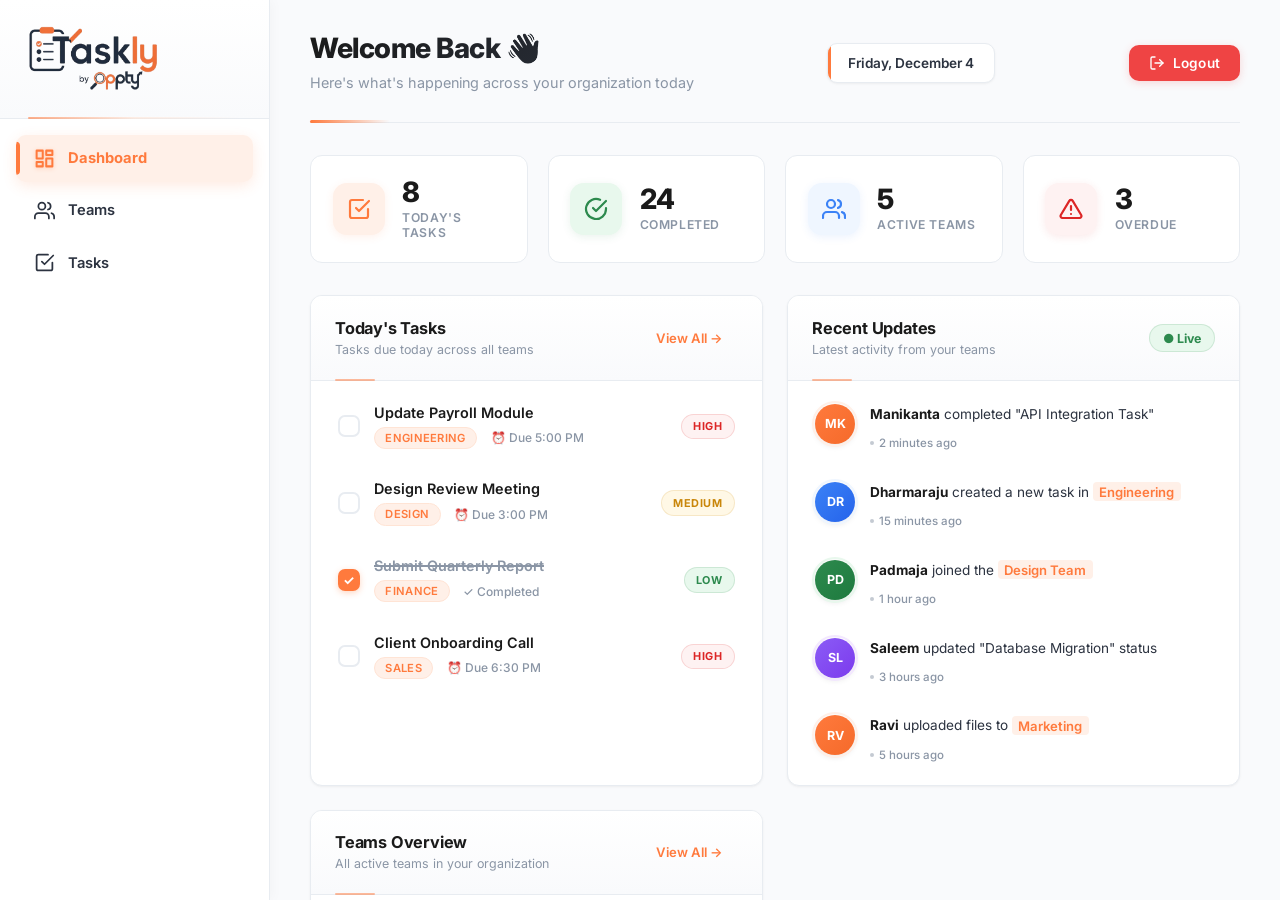
<file: homepage/dashboard/dashboard.html>
<!DOCTYPE html>
<html lang="en">
<head>
    <meta charset="UTF-8">
    <meta name="viewport" content="width=device-width, initial-scale=1.0">
    <title>Oppty — Dashboard</title>
    <link rel="stylesheet" href="dashboard.css">
    <link rel="preconnect" href="https://fonts.googleapis.com">
    <link rel="preconnect" href="https://fonts.gstatic.com" crossorigin>
    <link href="https://fonts.googleapis.com/css2?family=Inter:wght@400;500;600;700;800&display=swap" rel="stylesheet">
</head>
<body>
    <div class="app-layout">
        
        <nav class="main-sidebar">
            <div class="logo">
                <img src="../assets/tasklogo.png" style="width: 180px; height: 70px;" alt="Oppty Logo">
            </div>
            <ul class="nav-links">
                <li class="active">
                    <a href="dashboard.html">
                        <svg class="nav-icon" viewBox="0 0 24 24" fill="none" stroke="currentColor" stroke-width="2" stroke-linecap="round" stroke-linejoin="round">
                            <rect x="3" y="3" width="7" height="9"></rect>
                            <rect x="14" y="3" width="7" height="5"></rect>
                            <rect x="14" y="12" width="7" height="9"></rect>
                            <rect x="3" y="16" width="7" height="5"></rect>
                        </svg>
                        <span>Dashboard</span>
                    </a>
                </li>
                <li>
                    <a href="../teams/teams.html">
                        <svg class="nav-icon" viewBox="0 0 24 24" fill="none" stroke="currentColor" stroke-width="2" stroke-linecap="round" stroke-linejoin="round">
                            <path d="M17 21v-2a4 4 0 0 0-4-4H5a4 4 0 0 0-4 4v2"></path>
                            <circle cx="9" cy="7" r="4"></circle>
                            <path d="M23 21v-2a4 4 0 0 0-3-3.87"></path>
                            <path d="M16 3.13a4 4 0 0 1 0 7.75"></path>
                        </svg>
                        <span>Teams</span>
                    </a>
                </li>
                <li>
                    <a href="../tasks/tasks.html">
                        <svg class="nav-icon" viewBox="0 0 24 24" fill="none" stroke="currentColor" stroke-width="2" stroke-linecap="round" stroke-linejoin="round">
                            <path d="M9 11l3 3L22 4"></path>
                            <path d="M21 12v7a2 2 0 0 1-2 2H5a2 2 0 0 1-2-2V5a2 2 0 0 1 2-2h11"></path>
                        </svg>
                        <span>Tasks</span>
                    </a>
                </li>
                
            </ul>
        </nav>

        <div class="main-content">
            <!-- Page Header -->
            <div class="page-header">
                <div class="page-header-left">
                    <h1>Welcome Back 👋</h1>
                    <p>Here's what's happening across your organization today</p>
                </div>
                <div class="header-date" id="currentDate"></div>
                <button onclick="handleLogout()" style="background-color: #ef4444; color: white; border: none; padding: 8px 16px; border-radius: 6px; cursor: pointer; font-weight: 500; display: flex; align-items: center; gap: 8px; font-family: 'Inter', sans-serif; transition: background-color 0.2s;">
                        <svg viewBox="0 0 24 24" width="16" height="16" fill="none" stroke="currentColor" stroke-width="2" stroke-linecap="round" stroke-linejoin="round">
                            <path d="M9 21H5a2 2 0 0 1-2-2V5a2 2 0 0 1 2-2h4"></path>
                            <polyline points="16 17 21 12 16 7"></polyline>
                            <line x1="21" y1="12" x2="9" y2="12"></line>
                        </svg>
                        Logout
                    </button>
            </div>

            <!-- Stats Overview -->
            <div class="stats-overview">
                <div class="stat-box">
                    <div class="stat-icon stat-icon-orange">
                        <svg viewBox="0 0 24 24" fill="none" stroke="currentColor" stroke-width="2" stroke-linecap="round" stroke-linejoin="round">
                            <path d="M9 11l3 3L22 4"></path>
                            <path d="M21 12v7a2 2 0 0 1-2 2H5a2 2 0 0 1-2-2V5a2 2 0 0 1 2-2h11"></path>
                        </svg>
                    </div>
                    <div class="stat-content">
                        <span class="stat-value" id="todayTasksCount">8</span>
                        <span class="stat-title">Today's Tasks</span>
                    </div>
                </div>

                <div class="stat-box">
                    <div class="stat-icon stat-icon-green">
                        <svg viewBox="0 0 24 24" fill="none" stroke="currentColor" stroke-width="2" stroke-linecap="round" stroke-linejoin="round">
                            <path d="M22 11.08V12a10 10 0 1 1-5.93-9.14"></path>
                            <polyline points="22 4 12 14.01 9 11.01"></polyline>
                        </svg>
                    </div>
                    <div class="stat-content">
                        <span class="stat-value" id="completedCount">24</span>
                        <span class="stat-title">Completed</span>
                    </div>
                </div>

                <div class="stat-box">
                    <div class="stat-icon stat-icon-blue">
                        <svg viewBox="0 0 24 24" fill="none" stroke="currentColor" stroke-width="2" stroke-linecap="round" stroke-linejoin="round">
                            <path d="M17 21v-2a4 4 0 0 0-4-4H5a4 4 0 0 0-4 4v2"></path>
                            <circle cx="9" cy="7" r="4"></circle>
                            <path d="M23 21v-2a4 4 0 0 0-3-3.87"></path>
                            <path d="M16 3.13a4 4 0 0 1 0 7.75"></path>
                        </svg>
                    </div>
                    <div class="stat-content">
                        <span class="stat-value" id="teamsCount">5</span>
                        <span class="stat-title">Active Teams</span>
                    </div>
                </div>

                <div class="stat-box">
                    <div class="stat-icon stat-icon-red">
                        <svg viewBox="0 0 24 24" fill="none" stroke="currentColor" stroke-width="2" stroke-linecap="round" stroke-linejoin="round">
                            <path d="M10.29 3.86L1.82 18a2 2 0 0 0 1.71 3h16.94a2 2 0 0 0 1.71-3L13.71 3.86a2 2 0 0 0-3.42 0z"></path>
                            <line x1="12" y1="9" x2="12" y2="13"></line>
                            <line x1="12" y1="17" x2="12.01" y2="17"></line>
                        </svg>
                    </div>
                    <div class="stat-content">
                        <span class="stat-value" id="overdueCount">3</span>
                        <span class="stat-title">Overdue</span>
                    </div>
                </div>
            </div>

            <!-- Dashboard Grid -->
            <div class="dashboard-grid">
                
                <!-- Today's Tasks -->
                <div class="widget widget-today-tasks">
                    <div class="widget-header">
                        <div>
                            <h2>Today's Tasks</h2>
                            <p>Tasks due today across all teams</p>
                        </div>
                        <a href="tasks/tasks.html" class="widget-link">View All →</a>
                    </div>
                    <div class="widget-body">
                        <div class="task-item">
                            <div class="task-check">
                                <input type="checkbox" id="t1">
                                <label for="t1"></label>
                            </div>
                            <div class="task-details">
                                <div class="task-title">Update Payroll Module</div>
                                <div class="task-meta">
                                    <span class="task-team">Engineering</span>
                                    <span class="task-time">⏰ Due 5:00 PM</span>
                                </div>
                            </div>
                            <span class="priority-badge priority-high">High</span>
                        </div>

                        <div class="task-item">
                            <div class="task-check">
                                <input type="checkbox" id="t2">
                                <label for="t2"></label>
                            </div>
                            <div class="task-details">
                                <div class="task-title">Design Review Meeting</div>
                                <div class="task-meta">
                                    <span class="task-team">Design</span>
                                    <span class="task-time">⏰ Due 3:00 PM</span>
                                </div>
                            </div>
                            <span class="priority-badge priority-medium">Medium</span>
                        </div>

                        <div class="task-item">
                            <div class="task-check">
                                <input type="checkbox" id="t3" checked>
                                <label for="t3"></label>
                            </div>
                            <div class="task-details">
                                <div class="task-title task-completed">Submit Quarterly Report</div>
                                <div class="task-meta">
                                    <span class="task-team">Finance</span>
                                    <span class="task-time">✓ Completed</span>
                                </div>
                            </div>
                            <span class="priority-badge priority-low">Low</span>
                        </div>

                        <div class="task-item">
                            <div class="task-check">
                                <input type="checkbox" id="t4">
                                <label for="t4"></label>
                            </div>
                            <div class="task-details">
                                <div class="task-title">Client Onboarding Call</div>
                                <div class="task-meta">
                                    <span class="task-team">Sales</span>
                                    <span class="task-time">⏰ Due 6:30 PM</span>
                                </div>
                            </div>
                            <span class="priority-badge priority-high">High</span>
                        </div>
                    </div>
                </div>

                <!-- Task Updates / Activity Feed -->
                <div class="widget widget-updates">
                    <div class="widget-header">
                        <div>
                            <h2>Recent Updates</h2>
                            <p>Latest activity from your teams</p>
                        </div>
                        <span class="live-indicator">● Live</span>
                    </div>
                    <div class="widget-body">
                        <div class="update-item">
                            <div class="update-avatar avatar-orange">MK</div>
                            <div class="update-content">
                                <p><strong>Manikanta</strong> completed "API Integration Task"</p>
                                <span class="update-time">2 minutes ago</span>
                            </div>
                        </div>

                        <div class="update-item">
                            <div class="update-avatar avatar-blue">DR</div>
                            <div class="update-content">
                                <p><strong>Dharmaraju</strong> created a new task in <em>Engineering</em></p>
                                <span class="update-time">15 minutes ago</span>
                            </div>
                        </div>

                        <div class="update-item">
                            <div class="update-avatar avatar-green">PD</div>
                            <div class="update-content">
                                <p><strong>Padmaja</strong> joined the <em>Design Team</em></p>
                                <span class="update-time">1 hour ago</span>
                            </div>
                        </div>

                        <div class="update-item">
                            <div class="update-avatar avatar-purple">SL</div>
                            <div class="update-content">
                                <p><strong>Saleem</strong> updated "Database Migration" status</p>
                                <span class="update-time">3 hours ago</span>
                            </div>
                        </div>

                        <div class="update-item">
                            <div class="update-avatar avatar-orange">RV</div>
                            <div class="update-content">
                                <p><strong>Ravi</strong> uploaded files to <em>Marketing</em></p>
                                <span class="update-time">5 hours ago</span>
                            </div>
                        </div>
                    </div>
                </div>

                <!-- Teams List -->
                <div class="widget widget-teams">
                    <div class="widget-header">
                        <div>
                            <h2>Teams Overview</h2>
                            <p>All active teams in your organization</p>
                        </div>
                        <a href="teams/teams.html" class="widget-link">View All →</a>
                    </div>
                    <div class="widget-body">
                        <div class="team-row">
                            <div class="team-icon-small">💻</div>
                            <div class="team-info-small">
                                <div class="team-name">Engineering</div>
                                <div class="team-dept">Product · 12 members</div>
                            </div>
                            <div class="team-progress">
                                <div class="progress-bar"><div class="progress-fill" style="width: 75%"></div></div>
                                <span class="progress-text">75%</span>
                            </div>
                        </div>

                        <div class="team-row">
                            <div class="team-icon-small">🎨</div>
                            <div class="team-info-small">
                                <div class="team-name">Design</div>
                                <div class="team-dept">Product · 6 members</div>
                            </div>
                            <div class="team-progress">
                                <div class="progress-bar"><div class="progress-fill" style="width: 60%"></div></div>
                                <span class="progress-text">60%</span>
                            </div>
                        </div>

                        <div class="team-row">
                            <div class="team-icon-small">📈</div>
                            <div class="team-info-small">
                                <div class="team-name">Marketing</div>
                                <div class="team-dept">Growth · 8 members</div>
                            </div>
                            <div class="team-progress">
                                <div class="progress-bar"><div class="progress-fill" style="width: 85%"></div></div>
                                <span class="progress-text">85%</span>
                            </div>
                        </div>

                        <div class="team-row">
                            <div class="team-icon-small">💰</div>
                            <div class="team-info-small">
                                <div class="team-name">Finance</div>
                                <div class="team-dept">Operations · 4 members</div>
                            </div>
                            <div class="team-progress">
                                <div class="progress-bar"><div class="progress-fill" style="width: 92%"></div></div>
                                <span class="progress-text">92%</span>
                            </div>
                        </div>
                    </div>
                </div>

                <!-- Members List -->
                

            </div>
        </div>
    </div>
    <script src="dashboard.js"></script>
</body>
</html>
</file>
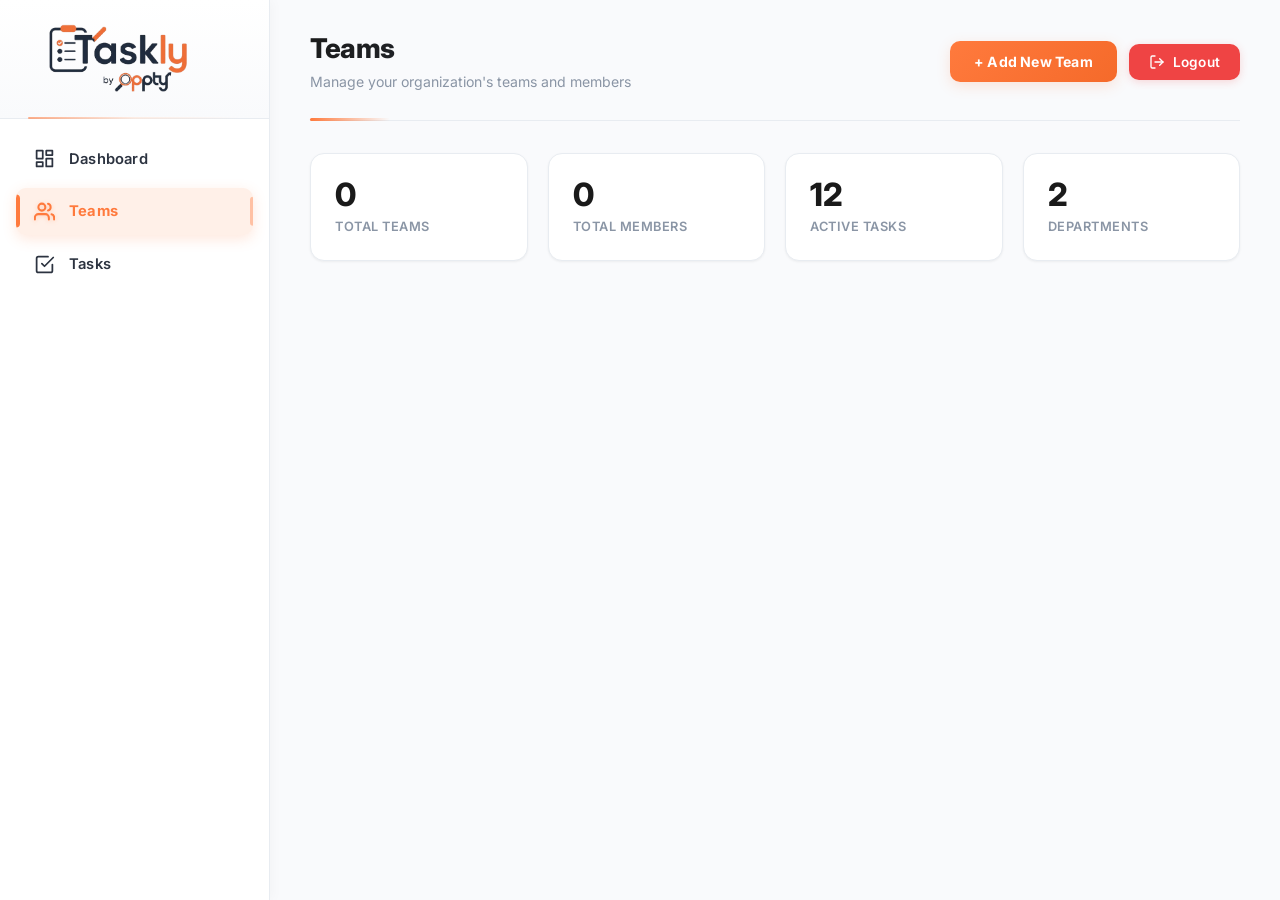
<file: homepage/teams/teams.html>
<!DOCTYPE html>
<html lang="en">
<head>
    <meta charset="UTF-8">
    <meta name="viewport" content="width=device-width, initial-scale=1.0">
    <title>Oppty — Teams</title>
    <link rel="stylesheet" href="teams.css">
    <link rel="preconnect" href="https://fonts.googleapis.com">
    <link rel="preconnect" href="https://fonts.gstatic.com" crossorigin>
    <link href="https://fonts.googleapis.com/css2?family=Inter:wght@400;500;600;700;800&display=swap" rel="stylesheet">
</head>
<body>
    <div class="app-layout">

        <nav class="main-sidebar">
            <div class="logo">
                <img src="../assets/tasklogo.png" style="width: 180px; height: 70px;" alt="Oppty Logo">
            </div>
            <ul class="nav-links">
                <li>
                    <a href="../dashboard/dashboard.html">
                        <svg class="nav-icon" viewBox="0 0 24 24" fill="none" stroke="currentColor" stroke-width="2" stroke-linecap="round" stroke-linejoin="round">
                            <rect x="3" y="3" width="7" height="9"></rect>
                            <rect x="14" y="3" width="7" height="5"></rect>
                            <rect x="14" y="12" width="7" height="9"></rect>
                            <rect x="3" y="16" width="7" height="5"></rect>
                        </svg>
                        <span>Dashboard</span>
                    </a>
                </li>
                <li class="active">
                    <a href="teams.html">
                        <svg class="nav-icon" viewBox="0 0 24 24" fill="none" stroke="currentColor" stroke-width="2" stroke-linecap="round" stroke-linejoin="round">
                            <path d="M17 21v-2a4 4 0 0 0-4-4H5a4 4 0 0 0-4 4v2"></path>
                            <circle cx="9" cy="7" r="4"></circle>
                            <path d="M23 21v-2a4 4 0 0 0-3-3.87"></path>
                            <path d="M16 3.13a4 4 0 0 1 0 7.75"></path>
                        </svg>
                        <span>Teams</span>
                    </a>
                </li>
                <li>
                    <a href="../tasks/tasks.html">
                        <svg class="nav-icon" viewBox="0 0 24 24" fill="none" stroke="currentColor" stroke-width="2" stroke-linecap="round" stroke-linejoin="round">
                            <path d="M9 11l3 3L22 4"></path>
                            <path d="M21 12v7a2 2 0 0 1-2 2H5a2 2 0 0 1-2-2V5a2 2 0 0 1 2-2h11"></path>
                        </svg>
                        <span>Tasks</span>
                    </a>
                </li>
                
            </ul>
        </nav>

        <div class="main-content">

            <div class="page-header">
                <div class="page-header-left">
                    <h1>Teams</h1>
                    <p>Manage your organization's teams and members</p>
                    
                </div>
                <div>
                    
                <button class="add-team-btn" id="openModalBtn">
                    + Add New Team
                </button>
                <button onclick="handleLogout()" style="background-color: #ef4444; color: white; border: none; padding: 8px 16px; border-radius: 6px; cursor: pointer; font-weight: 500; display: flex; align-items: center; gap: 8px; font-family: 'Inter', sans-serif; transition: background-color 0.2s;">
                        <svg viewBox="0 0 24 24" width="16" height="16" fill="none" stroke="currentColor" stroke-width="2" stroke-linecap="round" stroke-linejoin="round">
                            <path d="M9 21H5a2 2 0 0 1-2-2V5a2 2 0 0 1 2-2h4"></path>
                            <polyline points="16 17 21 12 16 7"></polyline>
                            <line x1="21" y1="12" x2="9" y2="12"></line>
                        </svg>
                        Logout
                    </button>
                </div>
                
            </div>

            <div class="stats-row">
                <div class="stat-card">
                    <span class="stat-number" id="totalTeams">0</span>
                    <span class="stat-label">Total Teams</span>
                </div>
                <div class="stat-card">
                    <span class="stat-number" id="totalMembers">0</span>
                    <span class="stat-label">Total Members</span>
                </div>
                <div class="stat-card">
                    <span class="stat-number">12</span>
                    <span class="stat-label">Active Tasks</span>
                </div>
                <div class="stat-card">
                    <span class="stat-number">2</span>
                    <span class="stat-label">Departments</span>
                </div>
            </div>

            <div class="teams-grid" id="teamsGrid">
            </div>
        </div>
    </div>

    <div class="modal-overlay" id="modalOverlay">
        <div class="modal">
            <div class="modal-header">
                <h2>Create New Team</h2>
                <button class="modal-close" id="closeModalBtn">&times;</button>
            </div>
            <form id="newTeamForm">
                <div class="form-group">
                    <label for="teamName">Team Name</label>
                    <input type="text" id="teamName" placeholder="e.g., Design Team" required>
                </div>
                <div class="form-group">
                    <label for="teamDept">Department</label>
                    <input type="text" id="teamDept" placeholder="e.g., Product" required>
                </div>
                <div class="form-group">
                    <label for="teamEmoji">Team Icon (Emoji)</label>
                    <input type="text" id="teamEmoji" placeholder="e.g., 🎨" maxlength="2">
                </div>
                <div class="form-group">
                    <label for="teamDesc">Description</label>
                    <textarea id="teamDesc" rows="3" placeholder="What does this team do?" required></textarea>
                </div>
                <div class="modal-actions">
                    <button type="button" class="cancel-btn" id="cancelBtn">Cancel</button>
                    <button type="submit" class="submit-btn">Create Team</button>
                </div>
            </form>
        </div>
    </div>

    <script src="teams.js"></script>
</body>
</html>
</file>
<file: homepage/dashboard/dashboard.css>
/* ===== ROOT VARIABLES & RESET ===== */
:root {
    --orange: #ff7a3d;
    --orange-hover: #f56a2a;
    --orange-light: #fff0e8;
    --orange-soft: #ffe4d5;
    
    --white: #ffffff;
    --black: #1a1a1a;
    --text-label: #8a95a5;
    --text-body: #2c3340;
    --border-light: #e8ecf1;
    --bg-page: #f9fafc;
    --bg-hover: #f7f9fc;
    
    --success: #2d8a4e;
    --success-light: #e8f8ed;
    --danger: #dc2626;
    --danger-light: #fef2f2;
    --warning: #c9860a;
    --warning-light: #fff8e6;
    --info: #3b82f6;
    --info-light: #eff6ff;
    --purple: #8b5cf6;
    --purple-light: #f3e8ff;
    
    --radius: 12px;
    --sidebar-width: 270px;
    
    --shadow-sm: 0 1px 3px rgba(0, 0, 0, 0.04), 0 1px 2px rgba(0, 0, 0, 0.02);
    --shadow-md: 0 4px 12px rgba(0, 0, 0, 0.06), 0 2px 4px rgba(0, 0, 0, 0.03);
    --shadow-lg: 0 8px 24px rgba(0, 0, 0, 0.08), 0 4px 8px rgba(0, 0, 0, 0.04);
    --shadow-orange: 0 4px 14px rgba(255, 122, 61, 0.15);
    
    --transition-fast: 0.15s cubic-bezier(0.4, 0, 0.2, 1);
    --transition-base: 0.25s cubic-bezier(0.4, 0, 0.2, 1);
    --transition-spring: 0.35s cubic-bezier(0.34, 1.56, 0.64, 1);
}

* {
    margin: 0;
    padding: 0;
    box-sizing: border-box;
    font-family: 'Inter', -apple-system, BlinkMacSystemFont, 'Segoe UI', Roboto, sans-serif;
}

html, body {
    width: 100%;
    height: 100%;
    overflow: hidden;
}

body {
    background-color: var(--bg-page);
    color: var(--black);
    -webkit-font-smoothing: antialiased;
    -moz-osx-font-smoothing: grayscale;
    text-rendering: optimizeLegibility;
}

/* ===== SELECTION STYLING ===== */
::selection {
    background: var(--orange-soft);
    color: var(--orange-hover);
}

/* ===== APP LAYOUT ===== */
.app-layout {
    display: flex;
    width: 100vw;
    height: 100vh;
    overflow: hidden;
}

/* ===== SIDEBAR ===== */
.main-sidebar {
    width: var(--sidebar-width);
    min-width: var(--sidebar-width);
    max-width: var(--sidebar-width);
    background: var(--white);
    display: flex;
    flex-direction: column;
    height: 100vh;
    flex-shrink: 0;
    border-right: 1px solid var(--border-light);
    overflow-y: auto;
    overflow-x: hidden;
    box-shadow: 2px 0 12px rgba(0, 0, 0, 0.03);
    position: relative;
    z-index: 10;
}

.main-sidebar > .logo {
    width: 100%;
    padding: 1.5rem 1.75rem;
    border-bottom: 1px solid var(--border-light);
    display: flex;
    align-items: center;
    background: linear-gradient(180deg, var(--white) 0%, var(--bg-page) 100%);
    position: relative;
}

.main-sidebar > .logo::after {
    content: '';
    position: absolute;
    bottom: -1px;
    left: 1.75rem;
    right: 1.75rem;
    height: 2px;
    background: linear-gradient(90deg, var(--orange), var(--orange-soft), transparent);
    border-radius: 2px;
    opacity: 0.6;
}

.main-sidebar > .logo img {
    width: auto;
    height: 40px;
    max-width: 130px;
    object-fit: contain;
    transition: transform var(--transition-base);
}

.main-sidebar > .logo img:hover {
    transform: scale(1.03);
}

.main-sidebar .nav-links {
    list-style: none;
    padding: 1rem;
    margin: 0;
}

.main-sidebar .nav-links li {
    margin-bottom: 0.35rem;
    list-style: none;
}

.main-sidebar .nav-links a {
    text-decoration: none;
    color: var(--text-body);
    font-weight: 600;
    font-size: 0.92rem;
    display: flex;
    align-items: center;
    gap: 0.85rem;
    padding: 0.8rem 1.1rem;
    border-radius: 10px;
    transition: all var(--transition-base);
    position: relative;
    overflow: hidden;
}

.main-sidebar .nav-links a::before {
    content: '';
    position: absolute;
    left: 0;
    top: 50%;
    transform: translateY(-50%);
    width: 3px;
    height: 0;
    background: var(--orange);
    border-radius: 0 4px 4px 0;
    transition: height var(--transition-base);
}

.main-sidebar .nav-icon {
    width: 21px;
    height: 21px;
    min-width: 21px;
    flex-shrink: 0;
    stroke-width: 2;
    transition: all var(--transition-base);
}

.main-sidebar .nav-links a span {
    flex: 1;
    white-space: nowrap;
    transition: transform var(--transition-fast);
}

.main-sidebar .nav-links a:hover {
    background-color: var(--bg-hover);
    transform: translateX(3px);
}

.main-sidebar .nav-links a:hover::before {
    height: 60%;
}

.main-sidebar .nav-links a:hover .nav-icon {
    stroke: var(--orange);
    transform: scale(1.1);
}

.main-sidebar .nav-links a:hover span {
    transform: translateX(2px);
}

.main-sidebar .nav-links a:active {
    transform: translateX(3px) scale(0.98);
}

.main-sidebar .nav-links li.active a {
    background-color: var(--orange-light);
    color: var(--orange);
    font-weight: 700;
    box-shadow: var(--shadow-orange);
}

.main-sidebar .nav-links li.active a::before {
    height: 70%;
    width: 4px;
}

.main-sidebar .nav-links li.active a .nav-icon {
    stroke: var(--orange);
    stroke-width: 2.3;
    filter: drop-shadow(0 1px 2px rgba(255, 122, 61, 0.3));
}

/* ===== MAIN CONTENT ===== */
.main-content {
    flex: 1;
    width: calc(100vw - var(--sidebar-width));
    padding: 2rem 2.5rem;
    overflow-y: auto;
    overflow-x: hidden;
    background: var(--bg-page);
    height: 100vh;
    box-sizing: border-box;
    scroll-behavior: smooth;
}

/* ===== PAGE HEADER ===== */
.page-header {
    display: flex;
    justify-content: space-between;
    align-items: center;
    margin-bottom: 2rem;
    flex-wrap: wrap;
    gap: 1rem;
    padding-bottom: 1.75rem;
    border-bottom: 1px solid var(--border-light);
    position: relative;
}

.page-header::after {
    content: '';
    position: absolute;
    bottom: -1px;
    left: 0;
    width: 80px;
    height: 3px;
    background: linear-gradient(90deg, var(--orange), transparent);
    border-radius: 3px;
}

.page-header-left h1 {
    font-size: 1.75rem;
    font-weight: 800;
    color: var(--black);
    margin-bottom: 0.4rem;
    letter-spacing: -0.5px;
    line-height: 1.2;
    background: linear-gradient(135deg, var(--black) 0%, var(--text-body) 100%);
    -webkit-background-clip: text;
    -webkit-text-fill-color: transparent;
    background-clip: text;
}

.page-header-left p {
    color: var(--text-label);
    font-size: 0.9rem;
    line-height: 1.5;
}

.header-date {
    background: var(--white);
    padding: 0.7rem 1.25rem;
    border-radius: 10px;
    border: 1px solid var(--border-light);
    font-size: 0.85rem;
    font-weight: 600;
    color: var(--text-body);
    box-shadow: var(--shadow-sm);
    transition: all var(--transition-base);
    position: relative;
    overflow: hidden;
}

.header-date::before {
    content: '';
    position: absolute;
    left: 0;
    top: 0;
    bottom: 0;
    width: 3px;
    background: var(--orange);
}

.header-date:hover {
    box-shadow: var(--shadow-md);
    border-color: var(--orange-soft);
}

/* ===== LOGOUT BUTTON ===== */
.page-header button {
    border-radius: 10px !important;
    padding: 10px 20px !important;
    font-size: 0.85rem !important;
    font-weight: 600 !important;
    letter-spacing: 0.2px;
    box-shadow: 0 2px 8px rgba(239, 68, 68, 0.2);
    transition: all var(--transition-base) !important;
    position: relative;
    overflow: hidden;
}

.page-header button::before {
    content: '';
    position: absolute;
    top: 0;
    left: -100%;
    width: 100%;
    height: 100%;
    background: linear-gradient(90deg, transparent, rgba(255, 255, 255, 0.15), transparent);
    transition: left 0.5s;
}

.page-header button:hover {
    background-color: #dc2626 !important;
    transform: translateY(-2px);
    box-shadow: 0 4px 14px rgba(239, 68, 68, 0.35) !important;
}

.page-header button:hover::before {
    left: 100%;
}

.page-header button:active {
    transform: translateY(0) scale(0.97);
}

/* ===== STATS OVERVIEW ===== */
.stats-overview {
    display: grid;
    grid-template-columns: repeat(4, 1fr);
    gap: 1.25rem;
    margin-bottom: 2rem;
}

.stat-box {
    background: var(--white);
    padding: 1.4rem 1.35rem;
    border-radius: var(--radius);
    border: 1px solid var(--border-light);
    display: flex;
    align-items: center;
    gap: 1.1rem;
    transition: all var(--transition-base);
    position: relative;
    overflow: hidden;
    cursor: default;
}

.stat-box::before {
    content: '';
    position: absolute;
    top: 0;
    left: 0;
    right: 0;
    height: 3px;
    background: var(--border-light);
    transition: all var(--transition-base);
}

.stat-box:nth-child(1)::before { background: var(--orange); opacity: 0; }
.stat-box:nth-child(2)::before { background: var(--success); opacity: 0; }
.stat-box:nth-child(3)::before { background: var(--info); opacity: 0; }
.stat-box:nth-child(4)::before { background: var(--danger); opacity: 0; }

.stat-box:hover::before {
    opacity: 1;
}

.stat-box::after {
    content: '';
    position: absolute;
    top: -50%;
    right: -50%;
    width: 100%;
    height: 100%;
    background: radial-gradient(circle, rgba(255, 122, 61, 0.03) 0%, transparent 70%);
    transition: all var(--transition-base);
    pointer-events: none;
    opacity: 0;
}

.stat-box:hover::after {
    opacity: 1;
}

.stat-box:hover {
    border-color: var(--orange-soft);
    box-shadow: var(--shadow-lg);
    transform: translateY(-4px);
}

.stat-box:active {
    transform: translateY(-2px);
}

.stat-icon {
    width: 52px;
    height: 52px;
    border-radius: 14px;
    display: flex;
    align-items: center;
    justify-content: center;
    flex-shrink: 0;
    transition: all var(--transition-base);
    position: relative;
}

.stat-icon svg {
    width: 24px;
    height: 24px;
    stroke-width: 2.2;
    transition: transform var(--transition-base);
}

.stat-box:hover .stat-icon {
    transform: scale(1.08);
}

.stat-box:hover .stat-icon svg {
    transform: rotate(-5deg);
}

.stat-icon-orange {
    background: var(--orange-light);
    color: var(--orange);
    box-shadow: 0 2px 8px rgba(255, 122, 61, 0.1);
}

.stat-icon-green {
    background: var(--success-light);
    color: var(--success);
    box-shadow: 0 2px 8px rgba(45, 138, 78, 0.1);
}

.stat-icon-blue {
    background: var(--info-light);
    color: var(--info);
    box-shadow: 0 2px 8px rgba(59, 130, 246, 0.1);
}

.stat-icon-red {
    background: var(--danger-light);
    color: var(--danger);
    box-shadow: 0 2px 8px rgba(220, 38, 38, 0.1);
}

.stat-content {
    display: flex;
    flex-direction: column;
    gap: 0.25rem;
}

.stat-value {
    font-size: 1.75rem;
    font-weight: 800;
    color: var(--black);
    line-height: 1;
    letter-spacing: -0.5px;
    transition: color var(--transition-base);
}

.stat-box:hover .stat-value {
    color: var(--orange);
}

.stat-title {
    font-size: 0.76rem;
    color: var(--text-label);
    font-weight: 600;
    text-transform: uppercase;
    letter-spacing: 0.6px;
}

/* ===== DASHBOARD GRID ===== */
.dashboard-grid {
    display: grid;
    grid-template-columns: 1fr 1fr;
    gap: 1.5rem;
    padding-bottom: 2.5rem;
}

/* ===== WIDGET BASE ===== */
.widget {
    background: var(--white);
    border-radius: var(--radius);
    border: 1px solid var(--border-light);
    overflow: hidden;
    display: flex;
    flex-direction: column;
    box-shadow: var(--shadow-sm);
    transition: all var(--transition-base);
    position: relative;
}

.widget:hover {
    box-shadow: var(--shadow-md);
    border-color: rgba(232, 236, 241, 0.6);
}

.widget-header {
    padding: 1.35rem 1.5rem;
    border-bottom: 1px solid var(--border-light);
    display: flex;
    justify-content: space-between;
    align-items: center;
    gap: 1rem;
    background: linear-gradient(180deg, var(--white) 0%, var(--bg-page) 100%);
    position: relative;
}

.widget-header::after {
    content: '';
    position: absolute;
    bottom: -1px;
    left: 1.5rem;
    width: 40px;
    height: 2px;
    background: var(--orange);
    border-radius: 2px;
    opacity: 0.5;
    transition: width var(--transition-base), opacity var(--transition-base);
}

.widget:hover .widget-header::after {
    width: 60px;
    opacity: 0.8;
}

.widget-header h2 {
    font-size: 1.02rem;
    font-weight: 700;
    color: var(--black);
    margin-bottom: 0.2rem;
    letter-spacing: -0.2px;
}

.widget-header p {
    font-size: 0.78rem;
    color: var(--text-label);
    line-height: 1.4;
}

.widget-link {
    color: var(--orange);
    font-size: 0.82rem;
    font-weight: 600;
    text-decoration: none;
    transition: all var(--transition-base);
    white-space: nowrap;
    padding: 0.4rem 0.85rem;
    border-radius: 8px;
    background: transparent;
    border: 1px solid transparent;
}

.widget-link:hover {
    color: var(--orange-hover);
    background: var(--orange-light);
    border-color: var(--orange-soft);
    transform: translateX(3px);
}

.widget-body {
    padding: 0.5rem 0.75rem;
    flex: 1;
    display: flex;
    flex-direction: column;
    gap: 0.15rem;
}

.live-indicator {
    color: var(--success);
    font-size: 0.78rem;
    font-weight: 700;
    display: inline-flex;
    align-items: center;
    gap: 0.4rem;
    padding: 0.35rem 0.8rem;
    background: var(--success-light);
    border-radius: 20px;
    border: 1px solid rgba(45, 138, 78, 0.15);
    animation: pulseGlow 2s infinite;
}

@keyframes pulseGlow {
    0%, 100% { 
        opacity: 1; 
        box-shadow: 0 0 0 0 rgba(45, 138, 78, 0.15);
    }
    50% { 
        opacity: 0.85; 
        box-shadow: 0 0 0 4px rgba(45, 138, 78, 0.05);
    }
}

@keyframes pulse {
    0%, 100% { opacity: 1; }
    50% { opacity: 0.6; }
}

/* ===== TODAY'S TASKS WIDGET ===== */
.task-item {
    display: flex;
    align-items: center;
    gap: 0.85rem;
    padding: 0.85rem 0.9rem;
    border-radius: 10px;
    transition: all var(--transition-base);
    position: relative;
    border: 1px solid transparent;
}

.task-item:hover {
    background: var(--bg-hover);
    border-color: var(--border-light);
    box-shadow: var(--shadow-sm);
    transform: translateX(4px);
}

.task-check {
    flex-shrink: 0;
}

.task-check input[type="checkbox"] {
    display: none;
}

.task-check label {
    width: 22px;
    height: 22px;
    border: 2px solid var(--border-light);
    border-radius: 7px;
    cursor: pointer;
    display: block;
    transition: all var(--transition-spring);
    position: relative;
}

.task-check label:hover {
    border-color: var(--orange);
    background: var(--orange-light);
    transform: scale(1.15);
}

.task-check input[type="checkbox"]:checked + label {
    background: var(--orange);
    border-color: var(--orange);
    box-shadow: 0 2px 6px rgba(255, 122, 61, 0.3);
    animation: checkBounce 0.4s ease;
}

@keyframes checkBounce {
    0% { transform: scale(1); }
    30% { transform: scale(1.25); }
    60% { transform: scale(0.9); }
    100% { transform: scale(1); }
}

.task-check input[type="checkbox"]:checked + label::after {
    content: '✓';
    position: absolute;
    top: 50%;
    left: 50%;
    transform: translate(-50%, -50%);
    color: var(--white);
    font-size: 0.82rem;
    font-weight: 700;
}

.task-details {
    flex: 1;
    min-width: 0;
}

.task-title {
    font-size: 0.9rem;
    font-weight: 600;
    color: var(--black);
    margin-bottom: 0.25rem;
    transition: all var(--transition-base);
    line-height: 1.3;
}

.task-title.task-completed {
    text-decoration: line-through;
    color: var(--text-label);
    text-decoration-color: var(--text-label);
    text-decoration-thickness: 1.5px;
}

.task-meta {
    display: flex;
    gap: 0.85rem;
    font-size: 0.75rem;
    color: var(--text-label);
    align-items: center;
}

.task-team {
    background: var(--orange-light);
    color: var(--orange);
    padding: 0.2rem 0.65rem;
    border-radius: 20px;
    font-weight: 600;
    font-size: 0.7rem;
    text-transform: uppercase;
    letter-spacing: 0.3px;
    border: 1px solid var(--orange-soft);
    transition: all var(--transition-base);
}

.task-item:hover .task-team {
    background: var(--orange);
    color: var(--white);
    border-color: var(--orange);
}

.task-time {
    font-weight: 500;
}

.priority-badge {
    font-size: 0.68rem;
    font-weight: 700;
    padding: 0.3rem 0.7rem;
    border-radius: 20px;
    text-transform: uppercase;
    letter-spacing: 0.5px;
    flex-shrink: 0;
    transition: all var(--transition-base);
    border: 1px solid transparent;
}

.task-item:hover .priority-badge {
    transform: scale(1.05);
}

.priority-high {
    background: var(--danger-light);
    color: var(--danger);
    border-color: rgba(220, 38, 38, 0.15);
}

.priority-medium {
    background: var(--warning-light);
    color: var(--warning);
    border-color: rgba(201, 134, 10, 0.15);
}

.priority-low {
    background: var(--success-light);
    color: var(--success);
    border-color: rgba(45, 138, 78, 0.15);
}

/* ===== UPDATES WIDGET ===== */
.update-item {
    display: flex;
    align-items: flex-start;
    gap: 0.9rem;
    padding: 0.85rem 0.9rem;
    border-radius: 10px;
    transition: all var(--transition-base);
    position: relative;
    border: 1px solid transparent;
}

.update-item:hover {
    background: var(--bg-hover);
    border-color: var(--border-light);
    box-shadow: var(--shadow-sm);
    transform: translateX(4px);
}

.update-avatar {
    width: 40px;
    height: 40px;
    border-radius: 50%;
    display: flex;
    align-items: center;
    justify-content: center;
    font-weight: 700;
    font-size: 0.78rem;
    color: var(--white);
    flex-shrink: 0;
    text-transform: uppercase;
    transition: all var(--transition-base);
    box-shadow: 0 2px 6px rgba(0, 0, 0, 0.1);
    position: relative;
}

.update-avatar::after {
    content: '';
    position: absolute;
    inset: -3px;
    border-radius: 50%;
    border: 2px solid transparent;
    transition: border-color var(--transition-base);
}

.update-item:hover .update-avatar {
    transform: scale(1.1);
}

.avatar-orange { 
    background: linear-gradient(135deg, var(--orange), var(--orange-hover)); 
}
.avatar-orange::after { border-color: var(--orange-light); }

.avatar-blue { 
    background: linear-gradient(135deg, var(--info), #2563eb); 
}
.avatar-blue::after { border-color: var(--info-light); }

.avatar-green { 
    background: linear-gradient(135deg, var(--success), #1e7a3e); 
}
.avatar-green::after { border-color: var(--success-light); }

.avatar-purple { 
    background: linear-gradient(135deg, var(--purple), #7c3aed); 
}
.avatar-purple::after { border-color: var(--purple-light); }

.update-content {
    flex: 1;
    min-width: 0;
}

.update-content p {
    font-size: 0.85rem;
    color: var(--text-body);
    line-height: 1.5;
    margin-bottom: 0.3rem;
}

.update-content p strong {
    color: var(--black);
    font-weight: 700;
}

.update-content p em {
    color: var(--orange);
    font-style: normal;
    font-weight: 600;
    padding: 0.1rem 0.4rem;
    background: var(--orange-light);
    border-radius: 4px;
    font-size: 0.82rem;
}

.update-time {
    font-size: 0.72rem;
    color: var(--text-label);
    font-weight: 500;
    display: inline-flex;
    align-items: center;
    gap: 0.3rem;
}

.update-time::before {
    content: '';
    display: inline-block;
    width: 4px;
    height: 4px;
    background: var(--text-label);
    border-radius: 50%;
    opacity: 0.5;
}

/* ===== TEAMS WIDGET ===== */
.team-row {
    display: flex;
    align-items: center;
    gap: 0.9rem;
    padding: 0.9rem 0.85rem;
    border-radius: 10px;
    transition: all var(--transition-base);
    border: 1px solid transparent;
}

.team-row:hover {
    background: var(--bg-hover);
    border-color: var(--border-light);
    box-shadow: var(--shadow-sm);
    transform: translateX(4px);
}

.team-icon-small {
    width: 44px;
    height: 44px;
    background: var(--orange-light);
    border-radius: 12px;
    display: flex;
    align-items: center;
    justify-content: center;
    font-size: 1.25rem;
    flex-shrink: 0;
    transition: all var(--transition-spring);
    border: 1px solid var(--orange-soft);
}

.team-row:hover .team-icon-small {
    transform: scale(1.1) rotate(-5deg);
    box-shadow: var(--shadow-orange);
}

.team-info-small {
    flex: 1;
    min-width: 0;
}

.team-name {
    font-size: 0.9rem;
    font-weight: 700;
    color: var(--black);
    transition: color var(--transition-base);
}

.team-row:hover .team-name {
    color: var(--orange);
}

.team-dept {
    font-size: 0.75rem;
    color: var(--text-label);
    margin-top: 0.15rem;
}

.team-progress {
    display: flex;
    align-items: center;
    gap: 0.6rem;
    flex-shrink: 0;
}

.progress-bar {
    width: 85px;
    height: 7px;
    background: var(--border-light);
    border-radius: 10px;
    overflow: hidden;
    position: relative;
}

.progress-bar::before {
    content: '';
    position: absolute;
    inset: 0;
    background: linear-gradient(90deg, transparent 0%, rgba(255, 255, 255, 0.3) 50%, transparent 100%);
    animation: progressShimmer 2.5s infinite;
    z-index: 1;
}

@keyframes progressShimmer {
    0% { transform: translateX(-100%); }
    100% { transform: translateX(200%); }
}

.progress-fill {
    height: 100%;
    background: linear-gradient(90deg, var(--orange), var(--orange-hover));
    border-radius: 10px;
    transition: width 0.6s cubic-bezier(0.4, 0, 0.2, 1);
    position: relative;
    z-index: 0;
}

.progress-text {
    font-size: 0.78rem;
    font-weight: 700;
    color: var(--black);
    min-width: 36px;
    text-align: right;
    transition: color var(--transition-base);
}

.team-row:hover .progress-text {
    color: var(--orange);
}

/* ===== MEMBERS WIDGET ===== */
.member-row {
    display: flex;
    align-items: center;
    gap: 0.9rem;
    padding: 0.85rem 0.9rem;
    border-radius: 10px;
    transition: all var(--transition-base);
    border: 1px solid transparent;
}

.member-row:hover {
    background: var(--bg-hover);
    border-color: var(--border-light);
    box-shadow: var(--shadow-sm);
    transform: translateX(4px);
}

.member-avatar {
    width: 42px;
    height: 42px;
    border-radius: 50%;
    display: flex;
    align-items: center;
    justify-content: center;
    font-weight: 700;
    font-size: 0.78rem;
    color: var(--white);
    flex-shrink: 0;
    transition: all var(--transition-base);
    box-shadow: 0 2px 6px rgba(0, 0, 0, 0.1);
}

.member-row:hover .member-avatar {
    transform: scale(1.1);
}

.member-info {
    flex: 1;
    min-width: 0;
}

.member-name {
    font-size: 0.9rem;
    font-weight: 700;
    color: var(--black);
    transition: color var(--transition-base);
}

.member-row:hover .member-name {
    color: var(--orange);
}

.member-role {
    font-size: 0.75rem;
    color: var(--text-label);
    margin-top: 0.15rem;
}

.member-stat {
    background: var(--orange-light);
    color: var(--orange);
    padding: 0.4rem 0.85rem;
    border-radius: 20px;
    font-size: 0.78rem;
    font-weight: 700;
    flex-shrink: 0;
    border: 1px solid var(--orange-soft);
    transition: all var(--transition-base);
}

.member-row:hover .member-stat {
    background: var(--orange);
    color: var(--white);
    border-color: var(--orange);
    box-shadow: var(--shadow-orange);
}

/* ===== SCROLLBARS ===== */
.main-content::-webkit-scrollbar,
.main-sidebar::-webkit-scrollbar {
    width: 6px;
}

.main-content::-webkit-scrollbar-track,
.main-sidebar::-webkit-scrollbar-track {
    background: transparent;
}

.main-content::-webkit-scrollbar-thumb,
.main-sidebar::-webkit-scrollbar-thumb {
    background: var(--border-light);
    border-radius: 6px;
    transition: background 0.2s;
}

.main-content::-webkit-scrollbar-thumb:hover,
.main-sidebar::-webkit-scrollbar-thumb:hover {
    background: var(--orange-soft);
}

/* ===== FOCUS STYLES (Accessibility) ===== */
a:focus-visible,
button:focus-visible,
input:focus-visible,
label:focus-visible {
    outline: 2px solid var(--orange);
    outline-offset: 2px;
    border-radius: 4px;
}

/* ===== RESPONSIVE ===== */
@media (max-width: 1200px) {
    .dashboard-grid {
        grid-template-columns: 1fr;
    }
}

@media (max-width: 992px) {
    .stats-overview {
        grid-template-columns: repeat(2, 1fr);
    }
    
    .main-content {
        padding: 1.5rem;
    }
}

@media (max-width: 768px) {
    html, body {
        overflow: auto;
        height: auto;
    }

    .app-layout {
        flex-direction: column;
        height: auto;
        width: 100%;
        overflow: visible;
    }

    .main-sidebar {
        width: 100%;
        min-width: 100%;
        max-width: 100%;
        height: auto;
        border-right: none;
        border-bottom: 1px solid var(--border-light);
        overflow: visible;
        box-shadow: 0 2px 8px rgba(0, 0, 0, 0.04);
    }

    .main-content {
        width: 100%;
        padding: 1.25rem 1rem;
        height: auto;
        overflow: visible;
    }

    .nav-links {
        display: flex;
        gap: 0.35rem;
        overflow-x: auto;
        padding: 0.75rem 1rem;
        -webkit-overflow-scrolling: touch;
    }

    .nav-links::-webkit-scrollbar {
        height: 0;
    }

    .nav-links li {
        flex-shrink: 0;
    }

    .nav-links a {
        white-space: nowrap;
    }

    .main-sidebar .nav-links a:hover {
        transform: none;
    }

    .main-sidebar .nav-links a::before {
        display: none;
    }

    .page-header {
        flex-direction: column;
        align-items: flex-start;
    }

    .page-header::after {
        width: 50px;
    }

    .stats-overview {
        grid-template-columns: 1fr;
    }

    .stat-box:hover {
        transform: translateY(-2px);
    }

    .task-meta {
        flex-wrap: wrap;
    }

    .progress-bar {
        width: 55px;
    }

    .task-item:hover,
    .update-item:hover,
    .team-row:hover,
    .member-row:hover {
        transform: translateX(2px);
    }

    .widget-link:hover {
        transform: translateX(2px);
    }
}

@media (max-width: 480px) {
    .page-header-left h1 {
        font-size: 1.45rem;
    }

    .stat-value {
        font-size: 1.5rem;
    }

    .stat-icon {
        width: 46px;
        height: 46px;
    }
}

/* ===== LOADING ANIMATION (for dynamic content) ===== */
@keyframes fadeInUp {
    from {
        opacity: 0;
        transform: translateY(12px);
    }
    to {
        opacity: 1;
        transform: translateY(0);
    }
}

.stat-box {
    animation: fadeInUp 0.4s ease backwards;
}

.stat-box:nth-child(1) { animation-delay: 0.05s; }
.stat-box:nth-child(2) { animation-delay: 0.1s; }
.stat-box:nth-child(3) { animation-delay: 0.15s; }
.stat-box:nth-child(4) { animation-delay: 0.2s; }

.widget {
    animation: fadeInUp 0.5s ease backwards;
}

.widget:nth-child(1) { animation-delay: 0.15s; }
.widget:nth-child(2) { animation-delay: 0.25s; }
.widget:nth-child(3) { animation-delay: 0.35s; }
.widget:nth-child(4) { animation-delay: 0.45s; }

.task-item,
.update-item,
.team-row,
.member-row {
    animation: fadeInUp 0.35s ease backwards;
}

.task-item:nth-child(1),
.update-item:nth-child(1),
.team-row:nth-child(1),
.member-row:nth-child(1) { animation-delay: 0.2s; }

.task-item:nth-child(2),
.update-item:nth-child(2),
.team-row:nth-child(2),
.member-row:nth-child(2) { animation-delay: 0.28s; }

.task-item:nth-child(3),
.update-item:nth-child(3),
.team-row:nth-child(3),
.member-row:nth-child(3) { animation-delay: 0.36s; }

.task-item:nth-child(4),
.update-item:nth-child(4),
.team-row:nth-child(4),
.member-row:nth-child(4) { animation-delay: 0.44s; }

.task-item:nth-child(5),
.update-item:nth-child(5),
.team-row:nth-child(5),
.member-row:nth-child(5) { animation-delay: 0.52s; }
</file>
<file: homepage/teams/teams.css>
/* ===== ROOT VARIABLES & RESET ===== */
:root {
    --orange: #ff7a3d;
    --orange-hover: #f56a2a;
    --orange-light: #fff0e8;
    --orange-soft: #ffe4d5;
    
    --white: #ffffff;
    --black: #1a1a1a;
    --text-label: #8a95a5;
    --text-body: #2c3340;
    --border-light: #e8ecf1;
    --bg-page: #f9fafc;
    --bg-hover: #f7f9fc;
    
    --success: #2d8a4e;
    --success-light: #e8f8ed;
    --warning: #c9860a;
    --warning-light: #fff8e6;
    --danger: #e74c3c;
    --danger-light: #fef2f2;

    --radius: 10px;
    --radius-lg: 14px;
    --sidebar-width: 270px;
    
    --shadow-sm: 0 1px 3px rgba(0, 0, 0, 0.04), 0 1px 2px rgba(0, 0, 0, 0.02);
    --shadow-md: 0 4px 12px rgba(0, 0, 0, 0.07), 0 2px 4px rgba(0, 0, 0, 0.03);
    --shadow-lg: 0 10px 30px rgba(0, 0, 0, 0.1), 0 4px 8px rgba(0, 0, 0, 0.04);
    --shadow-orange: 0 4px 14px rgba(255, 122, 61, 0.18);

    --transition-fast: 0.15s cubic-bezier(0.4, 0, 0.2, 1);
    --transition-base: 0.25s cubic-bezier(0.4, 0, 0.2, 1);
    --transition-spring: 0.35s cubic-bezier(0.34, 1.56, 0.64, 1);
}

* {
    box-sizing: border-box;
    margin: 0;
    padding: 0;
    font-family: 'Inter', -apple-system, BlinkMacSystemFont, 'Segoe UI', Roboto, sans-serif;
}

body {
    background-color: var(--bg-page);
    color: var(--black);
    min-height: 100vh;
    -webkit-font-smoothing: antialiased;
    -moz-osx-font-smoothing: grayscale;
    text-rendering: optimizeLegibility;
}

/* ===== SELECTION STYLING ===== */
::selection {
    background: var(--orange-soft);
    color: var(--orange-hover);
}

/* ===== APP LAYOUT ===== */
.app-layout {
    display: flex;
    min-height: 100vh;
}

/* ===== SIDEBAR ===== */
.main-sidebar {
    width: var(--sidebar-width);
    background: var(--white);
    padding: 0;
    display: flex;
    flex-direction: column;
    position: sticky;
    top: 0;
    height: 100vh;
    flex-shrink: 0;
    border-right: 1px solid var(--border-light);
    box-shadow: 2px 0 12px rgba(0, 0, 0, 0.03);
    z-index: 10;
    overflow-y: auto;
    overflow-x: hidden;
}

.main-sidebar .logo {
    padding: 1.5rem 1.75rem;
    border-bottom: 1px solid var(--border-light);
    display: flex;
    align-items: center;
    background: linear-gradient(180deg, var(--white) 0%, var(--bg-page) 100%);
    position: relative;
}

.main-sidebar .logo::after {
    content: '';
    position: absolute;
    bottom: -1px;
    left: 1.75rem;
    right: 1.75rem;
    height: 2px;
    background: linear-gradient(90deg, var(--orange), var(--orange-soft), transparent);
    border-radius: 2px;
    opacity: 0.6;
}

.main-sidebar .logo img {
    width: 130px;
    height: auto;
    object-fit: contain;
    display: block;
    transition: transform var(--transition-base);
}

.main-sidebar .logo img:hover {
    transform: scale(1.03);
}

/* Section heading above nav */
.nav-section-title {
    font-size: 0.7rem;
    font-weight: 700;
    color: var(--text-label);
    text-transform: uppercase;
    letter-spacing: 1.2px;
    padding: 1.5rem 1.75rem 0.5rem;
}

.nav-links {
    list-style: none;
    padding: 1rem;
}

.nav-links li {
    margin-bottom: 0.35rem;
}

.nav-links a {
    text-decoration: none;
    color: var(--text-body);
    font-weight: 600;
    font-size: 0.92rem;
    display: flex;
    align-items: center;
    gap: 0.85rem;
    padding: 0.82rem 1.15rem;
    border-radius: var(--radius);
    transition: all var(--transition-base);
    position: relative;
    letter-spacing: 0.2px;
    overflow: hidden;
}

.nav-links a::before {
    content: '';
    position: absolute;
    left: 0;
    top: 50%;
    transform: translateY(-50%);
    width: 3px;
    height: 0;
    background: var(--orange);
    border-radius: 0 4px 4px 0;
    transition: height var(--transition-base);
}

.nav-icon {
    width: 21px;
    height: 21px;
    flex-shrink: 0;
    stroke-width: 2;
    transition: all var(--transition-base);
}

.nav-links a span {
    transition: transform var(--transition-fast);
}

.nav-links a:hover {
    background-color: var(--bg-hover);
    color: var(--black);
    transform: translateX(3px);
}

.nav-links a:hover::before {
    height: 60%;
}

.nav-links a:hover span {
    transform: translateX(2px);
}

.nav-links a:hover .nav-icon {
    stroke: var(--orange);
    transform: scale(1.1);
}

.nav-links a:active {
    transform: translateX(3px) scale(0.98);
}

.nav-links li.active a {
    background-color: var(--orange-light);
    color: var(--orange);
    font-weight: 700;
    box-shadow: var(--shadow-orange);
}

.nav-links li.active a::before {
    height: 70%;
    width: 4px;
}

.nav-links li.active a .nav-icon {
    stroke: var(--orange);
    stroke-width: 2.3;
    filter: drop-shadow(0 1px 2px rgba(255, 122, 61, 0.3));
}

/* Active indicator bar on the right — keep original right bar too */
.nav-links li.active a::after {
    content: '';
    position: absolute;
    right: 0;
    top: 50%;
    transform: translateY(-50%);
    width: 3px;
    height: 60%;
    background: var(--orange);
    border-radius: 3px 0 0 3px;
    opacity: 0.4;
}

/* ===== MAIN CONTENT ===== */
.main-content {
    flex: 1;
    padding: 2rem 2.5rem;
    overflow-y: auto;
    background: var(--bg-page);
    scroll-behavior: smooth;
}

/* ===== PAGE HEADER ===== */
.page-header {
    display: flex;
    justify-content: space-between;
    align-items: center;
    margin-bottom: 2rem;
    flex-wrap: wrap;
    gap: 1rem;
    padding-bottom: 1.75rem;
    border-bottom: 1px solid var(--border-light);
    position: relative;
    animation: fadeInDown 0.4s ease backwards;
}

.page-header::after {
    content: '';
    position: absolute;
    bottom: -1px;
    left: 0;
    width: 80px;
    height: 3px;
    background: linear-gradient(90deg, var(--orange), transparent);
    border-radius: 3px;
}

.page-header > div:last-child {
    display: flex;
    align-items: center;
    gap: 0.75rem;
    flex-wrap: wrap;
}

.page-header-left h1 {
    font-size: 1.7rem;
    font-weight: 800;
    color: var(--black);
    margin-bottom: 0.35rem;
    letter-spacing: -0.5px;
    background: linear-gradient(135deg, var(--black) 0%, var(--text-body) 100%);
    -webkit-background-clip: text;
    -webkit-text-fill-color: transparent;
    background-clip: text;
}

.page-header-left p {
    color: var(--text-label);
    font-size: 0.88rem;
    display: flex;
    align-items: center;
    gap: 0.4rem;
    line-height: 1.5;
}

/* ===== ADD TEAM BUTTON ===== */
.add-team-btn {
    background: linear-gradient(135deg, var(--orange), var(--orange-hover));
    color: var(--white);
    border: none;
    padding: 0.75rem 1.5rem;
    border-radius: var(--radius);
    font-weight: 700;
    font-size: 0.88rem;
    cursor: pointer;
    transition: all var(--transition-base);
    display: inline-flex;
    align-items: center;
    gap: 0.45rem;
    box-shadow: var(--shadow-orange);
    position: relative;
    overflow: hidden;
    letter-spacing: 0.2px;
}

.add-team-btn::before {
    content: '';
    position: absolute;
    top: 0;
    left: -100%;
    width: 100%;
    height: 100%;
    background: linear-gradient(90deg, transparent, rgba(255, 255, 255, 0.2), transparent);
    transition: left 0.5s;
}

.add-team-btn:hover {
    background: linear-gradient(135deg, var(--orange-hover), #e85f20);
    box-shadow: 0 6px 20px rgba(255, 122, 61, 0.35);
    transform: translateY(-2px);
}

.add-team-btn:hover::before {
    left: 100%;
}

.add-team-btn:active {
    transform: translateY(0) scale(0.97);
}

/* ===== LOGOUT BUTTON ===== */
button[onclick="handleLogout()"] {
    border-radius: var(--radius) !important;
    padding: 10px 20px !important;
    font-size: 0.85rem !important;
    font-weight: 600 !important;
    letter-spacing: 0.2px;
    box-shadow: 0 2px 8px rgba(239, 68, 68, 0.2);
    transition: all var(--transition-base) !important;
    position: relative;
    overflow: hidden;
}

button[onclick="handleLogout()"]::before {
    content: '';
    position: absolute;
    top: 0;
    left: -100%;
    width: 100%;
    height: 100%;
    background: linear-gradient(90deg, transparent, rgba(255, 255, 255, 0.15), transparent);
    transition: left 0.5s;
}

button[onclick="handleLogout()"]:hover {
    background-color: #dc2626 !important;
    transform: translateY(-2px);
    box-shadow: 0 4px 14px rgba(239, 68, 68, 0.35) !important;
}

button[onclick="handleLogout()"]:hover::before {
    left: 100%;
}

button[onclick="handleLogout()"]:active {
    transform: translateY(0) scale(0.97);
}

/* ===== STATS ROW ===== */
.stats-row {
    display: grid;
    grid-template-columns: repeat(4, 1fr);
    gap: 1.25rem;
    margin-bottom: 2rem;
    animation: fadeInUp 0.4s ease 0.1s backwards;
}

.stat-card {
    background: var(--white);
    border-radius: var(--radius-lg);
    padding: 1.6rem 1.5rem;
    display: flex;
    flex-direction: column;
    gap: 0.5rem;
    border: 1px solid var(--border-light);
    transition: all var(--transition-base);
    position: relative;
    overflow: hidden;
    box-shadow: var(--shadow-sm);
    cursor: default;
}

.stat-card::before {
    content: '';
    position: absolute;
    top: 0;
    left: 0;
    right: 0;
    height: 3px;
    background: var(--orange);
    opacity: 0;
    transition: opacity var(--transition-base);
}

.stat-card::after {
    content: '';
    position: absolute;
    bottom: -30px;
    right: -30px;
    width: 100px;
    height: 100px;
    background: radial-gradient(circle, rgba(255, 122, 61, 0.04) 0%, transparent 70%);
    pointer-events: none;
    transition: opacity var(--transition-base);
    opacity: 0;
}

.stat-card:hover {
    border-color: var(--orange-soft);
    box-shadow: var(--shadow-md);
    transform: translateY(-4px);
}

.stat-card:hover::before {
    opacity: 1;
}

.stat-card:hover::after {
    opacity: 1;
}

.stat-card:active {
    transform: translateY(-2px);
}

.stat-number {
    font-size: 2rem;
    font-weight: 800;
    color: var(--black);
    line-height: 1;
    letter-spacing: -0.5px;
    transition: color var(--transition-base);
}

.stat-card:hover .stat-number {
    color: var(--orange);
}

.stat-label {
    font-size: 0.8rem;
    color: var(--text-label);
    font-weight: 600;
    text-transform: uppercase;
    letter-spacing: 0.5px;
}

/* ===== TEAMS GRID ===== */
.teams-grid {
    display: grid;
    grid-template-columns: repeat(auto-fill, minmax(370px, 1fr));
    gap: 1.5rem;
    animation: fadeInUp 0.4s ease 0.2s backwards;
}

/* ===== TEAM CARD ===== */
.team-card {
    background: var(--white);
    border-radius: var(--radius-lg);
    padding: 1.6rem;
    display: flex;
    flex-direction: column;
    gap: 1.25rem;
    transition: all var(--transition-base);
    border: 1px solid var(--border-light);
    box-shadow: var(--shadow-sm);
    position: relative;
    overflow: hidden;
}

.team-card::before {
    content: '';
    position: absolute;
    top: 0;
    left: 0;
    right: 0;
    height: 3px;
    background: linear-gradient(90deg, var(--orange), var(--orange-soft));
    opacity: 0;
    transition: opacity var(--transition-base);
}

.team-card::after {
    content: '';
    position: absolute;
    top: -50%;
    right: -20%;
    width: 180px;
    height: 180px;
    background: radial-gradient(circle, rgba(255, 122, 61, 0.03) 0%, transparent 70%);
    pointer-events: none;
    opacity: 0;
    transition: opacity var(--transition-base);
}

.team-card:hover {
    border-color: var(--orange-soft);
    box-shadow: var(--shadow-md);
    transform: translateY(-4px);
}

.team-card:hover::before {
    opacity: 1;
}

.team-card:hover::after {
    opacity: 1;
}

.team-card:active {
    transform: translateY(-2px);
}

.team-card-header {
    display: flex;
    align-items: center;
    gap: 0.9rem;
    position: relative;
    padding-bottom: 1.1rem;
    border-bottom: 1px solid var(--border-light);
}

.team-icon {
    width: 50px;
    height: 50px;
    border-radius: 12px;
    display: flex;
    align-items: center;
    justify-content: center;
    font-size: 1.4rem;
    flex-shrink: 0;
    background: var(--orange-light);
    color: var(--orange);
    border: 1px solid var(--orange-soft);
    transition: all var(--transition-spring);
    box-shadow: 0 2px 6px rgba(255, 122, 61, 0.1);
}

.team-card:hover .team-icon {
    transform: scale(1.1) rotate(-5deg);
    box-shadow: var(--shadow-orange);
}

.team-info h3 {
    font-size: 1.02rem;
    font-weight: 700;
    margin-bottom: 0.2rem;
    color: var(--black);
    letter-spacing: -0.2px;
    transition: color var(--transition-base);
}

.team-card:hover .team-info h3 {
    color: var(--orange);
}

.team-dept {
    font-size: 0.78rem;
    color: var(--text-label);
    font-weight: 500;
    padding: 0.18rem 0.6rem;
    background: var(--bg-hover);
    border-radius: 20px;
    border: 1px solid var(--border-light);
    display: inline-block;
    transition: all var(--transition-base);
}

.team-card:hover .team-dept {
    background: var(--orange-light);
    border-color: var(--orange-soft);
    color: var(--orange);
}

.team-options {
    margin-left: auto;
    font-size: 1.3rem;
    cursor: pointer;
    color: var(--text-label);
    padding: 0.25rem 0.55rem;
    border-radius: 8px;
    position: relative;
    user-select: none;
    line-height: 1;
    transition: all var(--transition-base);
    border: 1px solid transparent;
}

.team-options:hover {
    background: var(--bg-hover);
    color: var(--orange);
    border-color: var(--border-light);
    transform: scale(1.1);
}

.team-options:active {
    transform: scale(0.95);
}

/* ===== DROPDOWN MENU ===== */
.dropdown-menu {
    display: none;
    position: absolute;
    right: 0;
    top: 110%;
    background: var(--white);
    border: 1px solid var(--border-light);
    border-radius: var(--radius);
    box-shadow: var(--shadow-lg);
    z-index: 100;
    min-width: 175px;
    overflow: hidden;
    animation: dropdownIn 0.2s ease;
}

@keyframes dropdownIn {
    from {
        opacity: 0;
        transform: translateY(-6px) scale(0.97);
    }
    to {
        opacity: 1;
        transform: translateY(0) scale(1);
    }
}

.dropdown-menu.open {
    display: block;
}

.dropdown-menu a {
    display: flex;
    align-items: center;
    gap: 0.5rem;
    padding: 0.75rem 1.1rem;
    font-size: 0.86rem;
    color: var(--text-body);
    text-decoration: none;
    font-weight: 500;
    transition: all var(--transition-fast);
    border-left: 3px solid transparent;
}

.dropdown-menu a:hover {
    background: var(--orange-light);
    color: var(--orange);
    border-left-color: var(--orange);
    padding-left: 1.3rem;
}

.dropdown-menu .delete-option {
    color: var(--danger);
}

.dropdown-menu .delete-option:hover {
    background: var(--danger-light);
    color: var(--danger);
    border-left-color: var(--danger);
}

/* ===== TEAM DESCRIPTION ===== */
.team-description {
    font-size: 0.875rem;
    color: var(--text-label);
    line-height: 1.65;
}

/* ===== TEAM MEMBERS SECTION ===== */
.team-members-section {
    display: flex;
    flex-direction: column;
    gap: 0.65rem;
}

.members-label {
    font-size: 0.74rem;
    font-weight: 700;
    color: var(--text-label);
    text-transform: uppercase;
    letter-spacing: 0.6px;
}

.members-list {
    display: flex;
    flex-direction: column;
    gap: 0.25rem;
}

.member-item {
    display: flex;
    align-items: center;
    gap: 0.8rem;
    padding: 0.55rem 0.65rem;
    border-radius: 8px;
    transition: all var(--transition-base);
    border: 1px solid transparent;
}

.member-item:hover {
    background: var(--bg-hover);
    border-color: var(--border-light);
    box-shadow: var(--shadow-sm);
    transform: translateX(3px);
}

.avatar {
    width: 36px;
    height: 36px;
    border-radius: 50%;
    display: flex;
    align-items: center;
    justify-content: center;
    font-size: 0.72rem;
    font-weight: 700;
    color: var(--orange);
    flex-shrink: 0;
    background: var(--orange-light);
    text-transform: uppercase;
    border: 1.5px solid var(--orange-soft);
    transition: all var(--transition-base);
    box-shadow: 0 2px 4px rgba(255, 122, 61, 0.08);
}

.member-item:hover .avatar {
    transform: scale(1.1);
    box-shadow: var(--shadow-orange);
    background: var(--orange);
    color: var(--white);
    border-color: var(--orange);
}

.member-details {
    display: flex;
    flex-direction: column;
}

.member-name {
    font-size: 0.875rem;
    font-weight: 600;
    color: var(--black);
    transition: color var(--transition-base);
}

.member-item:hover .member-name {
    color: var(--orange);
}

.member-role {
    font-size: 0.75rem;
    color: var(--text-label);
    margin-top: 0.05rem;
}

.member-status {
    margin-left: auto;
    font-size: 0.7rem;
    font-weight: 600;
    padding: 0.28rem 0.7rem;
    border-radius: 20px;
    display: inline-flex;
    align-items: center;
    gap: 0.35rem;
    transition: all var(--transition-base);
    border: 1px solid transparent;
}

.member-item:hover .member-status {
    transform: scale(1.05);
}

.status-active {
    background: var(--success-light);
    color: var(--success);
    border-color: rgba(45, 138, 78, 0.15);
}

.status-active::before {
    content: '●';
    color: var(--success);
    font-size: 0.6rem;
    animation: statusPulse 2s infinite;
}

.status-away {
    background: var(--warning-light);
    color: var(--warning);
    border-color: rgba(201, 134, 10, 0.15);
}

.status-away::before {
    content: '●';
    color: var(--warning);
    font-size: 0.6rem;
}

.status-offline {
    background: var(--bg-hover);
    color: var(--text-label);
    border-color: var(--border-light);
}

.status-offline::before {
    content: '●';
    color: var(--text-label);
    font-size: 0.6rem;
    opacity: 0.5;
}

@keyframes statusPulse {
    0%, 100% { opacity: 1; }
    50% { opacity: 0.4; }
}

/* ===== TEAM CARD FOOTER ===== */
.team-card-footer {
    display: flex;
    justify-content: space-between;
    align-items: center;
    padding-top: 1.1rem;
    margin-top: auto;
    border-top: 1px solid var(--border-light);
}

.task-count {
    font-size: 0.84rem;
    color: var(--text-label);
    font-weight: 500;
    padding: 0.3rem 0.7rem;
    background: var(--bg-hover);
    border-radius: 20px;
    border: 1px solid var(--border-light);
    transition: all var(--transition-base);
}

.team-card:hover .task-count {
    background: var(--orange-light);
    border-color: var(--orange-soft);
    color: var(--orange);
}

.view-team-btn {
    background: var(--white);
    color: var(--orange);
    border: 1.5px solid var(--orange-soft);
    padding: 0.55rem 1.2rem;
    border-radius: var(--radius);
    font-weight: 700;
    font-size: 0.82rem;
    cursor: pointer;
    transition: all var(--transition-base);
    display: inline-flex;
    align-items: center;
    gap: 0.4rem;
    position: relative;
    overflow: hidden;
}

.view-team-btn::before {
    content: '✎';
    font-size: 0.85rem;
    transition: transform var(--transition-spring);
}

.view-team-btn::after {
    content: '';
    position: absolute;
    top: 0;
    left: -100%;
    width: 100%;
    height: 100%;
    background: linear-gradient(90deg, transparent, rgba(255, 122, 61, 0.08), transparent);
    transition: left 0.4s;
}

.view-team-btn:hover {
    background: var(--orange);
    color: var(--white);
    border-color: var(--orange);
    box-shadow: var(--shadow-orange);
    transform: translateY(-2px);
}

.view-team-btn:hover::before {
    transform: rotate(-15deg) scale(1.2);
}

.view-team-btn:hover::after {
    left: 100%;
}

.view-team-btn:active {
    transform: translateY(0) scale(0.97);
}

/* ===== MODAL ===== */
.modal-overlay {
    display: none;
    position: fixed;
    inset: 0;
    background: rgba(26, 26, 26, 0.5);
    z-index: 1000;
    justify-content: center;
    align-items: center;
    backdrop-filter: blur(8px);
    -webkit-backdrop-filter: blur(8px);
    animation: overlayFadeIn 0.25s ease;
}

@keyframes overlayFadeIn {
    from { opacity: 0; }
    to { opacity: 1; }
}

.modal-overlay.active {
    display: flex;
}

.modal {
    background: var(--white);
    border-radius: var(--radius-lg);
    padding: 0;
    width: 90%;
    max-width: 520px;
    box-shadow: 0 25px 60px rgba(0, 0, 0, 0.2), 0 0 0 1px rgba(0, 0, 0, 0.04);
    animation: modalSlideIn 0.35s cubic-bezier(0.34, 1.56, 0.64, 1);
    overflow: hidden;
    border: 1px solid var(--border-light);
}

@keyframes modalSlideIn {
    from {
        opacity: 0;
        transform: translateY(40px) scale(0.95);
    }
    to {
        opacity: 1;
        transform: translateY(0) scale(1);
    }
}

.modal-header {
    display: flex;
    justify-content: space-between;
    align-items: center;
    padding: 1.5rem 1.75rem;
    border-bottom: 1px solid var(--border-light);
    background: linear-gradient(180deg, var(--bg-hover) 0%, var(--white) 100%);
    position: relative;
}

.modal-header::after {
    content: '';
    position: absolute;
    bottom: -1px;
    left: 1.75rem;
    width: 40px;
    height: 2px;
    background: var(--orange);
    border-radius: 2px;
    opacity: 0.6;
}

.modal-header h2 {
    font-size: 1.18rem;
    font-weight: 700;
    color: var(--black);
    letter-spacing: -0.2px;
}

.modal-close {
    background: var(--white);
    border: 1px solid var(--border-light);
    font-size: 1.3rem;
    cursor: pointer;
    color: var(--text-label);
    line-height: 1;
    transition: all var(--transition-base);
    width: 36px;
    height: 36px;
    border-radius: 50%;
    display: flex;
    align-items: center;
    justify-content: center;
}

.modal-close:hover {
    background: var(--orange);
    color: var(--white);
    border-color: var(--orange);
    transform: rotate(90deg) scale(1.05);
    box-shadow: var(--shadow-orange);
}

.modal-close:active {
    transform: rotate(90deg) scale(0.95);
}

/* ===== FORMS ===== */
form {
    padding: 1.75rem;
}

.form-group {
    margin-bottom: 1.25rem;
}

.form-group label {
    display: block;
    margin-bottom: 0.5rem;
    font-weight: 600;
    font-size: 0.82rem;
    color: var(--text-label);
    text-transform: uppercase;
    letter-spacing: 0.4px;
}

.form-group input,
.form-group textarea {
    width: 100%;
    padding: 0.8rem 1rem;
    border: 1.5px solid var(--border-light);
    border-radius: var(--radius);
    font-size: 0.9rem;
    outline: none;
    transition: all var(--transition-base);
    font-family: inherit;
    background: var(--white);
    color: var(--black);
    box-shadow: var(--shadow-sm);
}

.form-group input::placeholder,
.form-group textarea::placeholder {
    color: #b0b8c4;
}

.form-group input:hover,
.form-group textarea:hover {
    border-color: var(--orange-soft);
}

.form-group input:focus,
.form-group textarea:focus {
    border-color: var(--orange);
    box-shadow: 0 0 0 3px rgba(255, 122, 61, 0.12), var(--shadow-sm);
    background: #fffcfa;
}

.form-group textarea {
    resize: vertical;
    min-height: 90px;
}

/* ===== MODAL ACTIONS ===== */
.modal-actions {
    display: flex;
    gap: 0.75rem;
    margin-top: 1.5rem;
    padding-top: 1.25rem;
    border-top: 1px solid var(--border-light);
}

.cancel-btn {
    flex: 1;
    padding: 0.8rem;
    border: 1.5px solid var(--border-light);
    background: var(--white);
    border-radius: var(--radius);
    font-weight: 600;
    cursor: pointer;
    transition: all var(--transition-base);
    font-size: 0.88rem;
    color: var(--text-body);
    position: relative;
    overflow: hidden;
}

.cancel-btn:hover {
    background: var(--bg-hover);
    border-color: var(--text-label);
    transform: translateY(-1px);
    box-shadow: var(--shadow-sm);
}

.cancel-btn:active {
    transform: translateY(0) scale(0.97);
}

.submit-btn {
    flex: 1;
    background: linear-gradient(135deg, var(--orange), var(--orange-hover));
    color: var(--white);
    border: none;
    padding: 0.8rem;
    border-radius: var(--radius);
    font-weight: 700;
    cursor: pointer;
    transition: all var(--transition-base);
    font-size: 0.88rem;
    position: relative;
    overflow: hidden;
    box-shadow: var(--shadow-orange);
}

.submit-btn::before {
    content: '';
    position: absolute;
    top: 0;
    left: -100%;
    width: 100%;
    height: 100%;
    background: linear-gradient(90deg, transparent, rgba(255, 255, 255, 0.2), transparent);
    transition: left 0.5s;
}

.submit-btn:hover {
    background: linear-gradient(135deg, var(--orange-hover), #e85f20);
    box-shadow: 0 6px 20px rgba(255, 122, 61, 0.35);
    transform: translateY(-2px);
}

.submit-btn:hover::before {
    left: 100%;
}

.submit-btn:active {
    transform: translateY(0) scale(0.97);
}

/* ===== SCROLLBAR ===== */
.main-content::-webkit-scrollbar {
    width: 6px;
}

.main-content::-webkit-scrollbar-track {
    background: transparent;
}

.main-content::-webkit-scrollbar-thumb {
    background: var(--border-light);
    border-radius: 6px;
}

.main-content::-webkit-scrollbar-thumb:hover {
    background: var(--orange-soft);
}

.main-sidebar::-webkit-scrollbar {
    width: 4px;
}

.main-sidebar::-webkit-scrollbar-track {
    background: transparent;
}

.main-sidebar::-webkit-scrollbar-thumb {
    background: var(--border-light);
    border-radius: 4px;
}

/* ===== FOCUS STYLES (Accessibility) ===== */
a:focus-visible,
button:focus-visible,
input:focus-visible,
textarea:focus-visible {
    outline: 2px solid var(--orange);
    outline-offset: 2px;
    border-radius: 4px;
}

/* ===== ANIMATIONS ===== */
@keyframes fadeInDown {
    from {
        opacity: 0;
        transform: translateY(-12px);
    }
    to {
        opacity: 1;
        transform: translateY(0);
    }
}

@keyframes fadeInUp {
    from {
        opacity: 0;
        transform: translateY(12px);
    }
    to {
        opacity: 1;
        transform: translateY(0);
    }
}

/* Staggered card animations */
.team-card {
    animation: fadeInUp 0.4s ease backwards;
}

.team-card:nth-child(1) { animation-delay: 0.05s; }
.team-card:nth-child(2) { animation-delay: 0.1s; }
.team-card:nth-child(3) { animation-delay: 0.15s; }
.team-card:nth-child(4) { animation-delay: 0.2s; }
.team-card:nth-child(5) { animation-delay: 0.25s; }
.team-card:nth-child(6) { animation-delay: 0.3s; }
.team-card:nth-child(7) { animation-delay: 0.35s; }
.team-card:nth-child(8) { animation-delay: 0.4s; }

.stat-card {
    animation: fadeInUp 0.4s ease backwards;
}

.stat-card:nth-child(1) { animation-delay: 0.05s; }
.stat-card:nth-child(2) { animation-delay: 0.1s; }
.stat-card:nth-child(3) { animation-delay: 0.15s; }
.stat-card:nth-child(4) { animation-delay: 0.2s; }

/* ===== RESPONSIVE ===== */
@media (max-width: 992px) {
    .stats-row {
        grid-template-columns: repeat(2, 1fr);
    }

    .main-content {
        padding: 1.5rem;
    }
}

@media (max-width: 768px) {
    .app-layout {
        flex-direction: column;
    }

    .main-sidebar {
        width: 100%;
        height: auto;
        position: static;
        padding: 0;
        border-right: none;
        border-bottom: 1px solid var(--border-light);
        box-shadow: 0 2px 8px rgba(0, 0, 0, 0.04);
    }

    .main-sidebar .logo {
        padding: 1rem 1.5rem;
    }

    .nav-links {
        display: flex;
        gap: 0.35rem;
        overflow-x: auto;
        padding: 0 1rem 0.75rem;
        -webkit-overflow-scrolling: touch;
    }

    .nav-links::-webkit-scrollbar {
        height: 0;
    }

    .nav-links li {
        margin-bottom: 0;
        flex-shrink: 0;
    }

    .nav-links a {
        padding: 0.65rem 1rem;
        font-size: 0.85rem;
        white-space: nowrap;
    }

    .nav-links a:hover {
        transform: none;
    }

    .nav-links a::before {
        display: none;
    }

    .main-content {
        padding: 1.25rem 1rem;
    }

    .teams-grid {
        grid-template-columns: 1fr;
    }

    .page-header {
        flex-direction: column;
        align-items: flex-start;
    }

    .page-header > div:last-child {
        width: 100%;
        justify-content: flex-start;
    }

    .team-card:hover {
        transform: translateY(-2px);
    }

    .member-item:hover {
        transform: translateX(2px);
    }

    .stat-card:hover {
        transform: translateY(-2px);
    }
}

@media (max-width: 480px) {
    .page-header-left h1 {
        font-size: 1.45rem;
    }

    .stat-number {
        font-size: 1.65rem;
    }

    .modal {
        width: 95%;
        border-radius: var(--radius);
    }

    .add-team-btn,
    button[onclick="handleLogout()"] {
        width: 100%;
        justify-content: center;
    }

    .page-header > div:last-child {
        flex-direction: column;
    }
}
</file>
